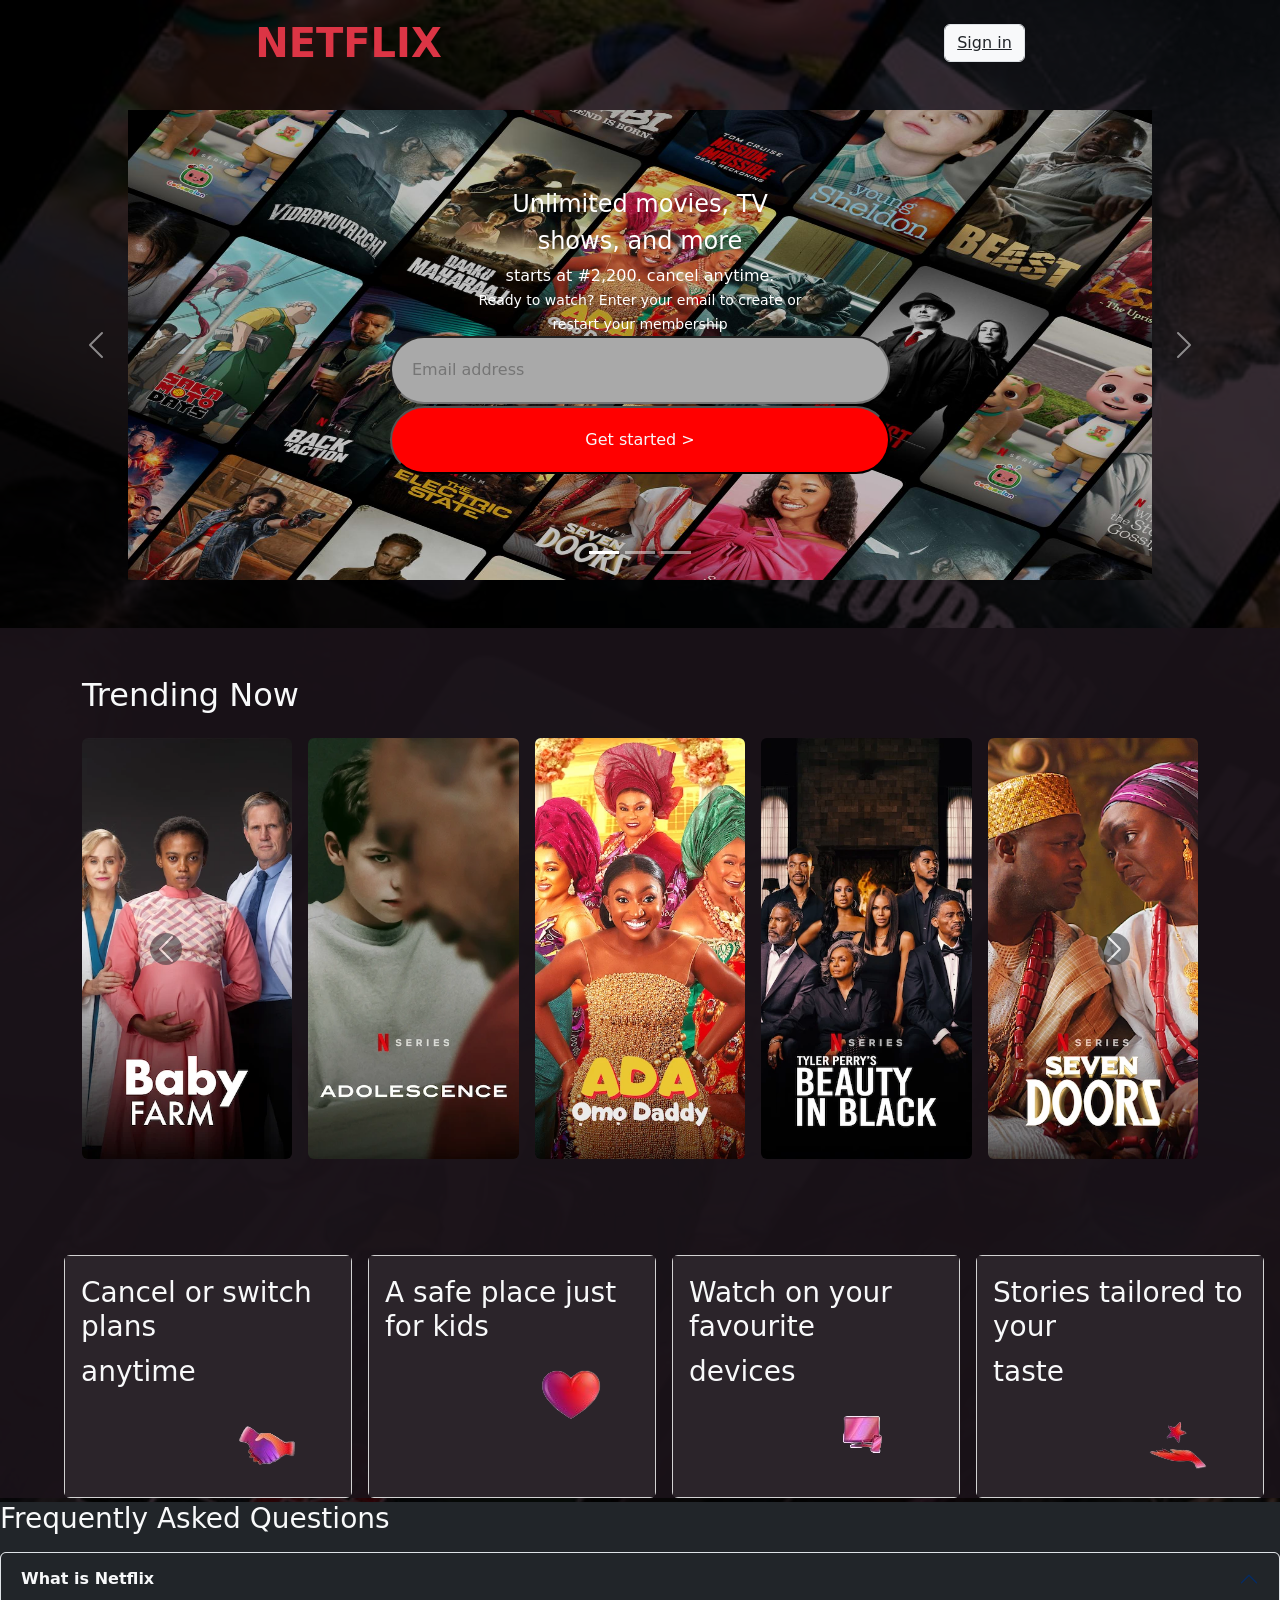
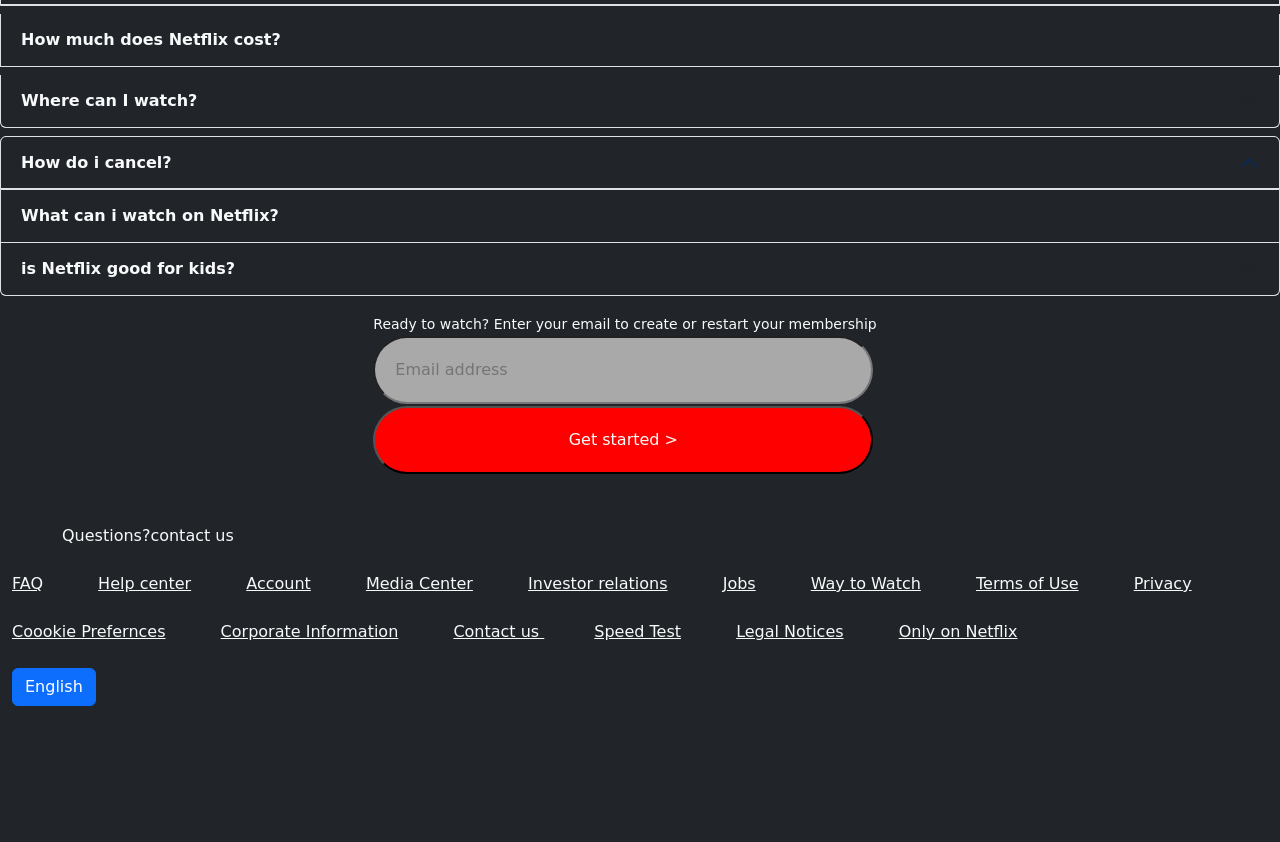
<file: index.html>
<!DOCTYPE html>
<html lang="en">
<head>
    <meta charset="UTF-8">
    <meta name="viewport" content="width=device-width, initial-scale=1.0">
    <title>Netflix</title>
    <link rel="stylesheet" href="netflix.css">
    <link href="https://cdn.jsdelivr.net/npm/bootstrap@5.3.3/dist/css/bootstrap.min.css" rel="stylesheet" integrity="sha384-QWTKZyjpPEjISv5WaRU9OFeRpok6YctnYmDr5pNlyT2bRjXh0JMhjY6hW+ALEwIH" crossorigin="anonymous">
<script src="https://cdn.jsdelivr.net/npm/bootstrap@5.3.3/dist/js/bootstrap.bundle.min.js" integrity="sha384-YvpcrYf0tY3lHB60NNkmXc5s9fDVZLESaAA55NDzOxhy9GkcIdslK1eN7N6jIeHz" crossorigin="anonymous"></script>

</head>
<body class="body text-light">

  <section class=" mb-5" >
    <div>
      <div class=" mb-4 " id="nav">
        <nav class="navbar">
          <div class="container-fluid  d-flex justify-content-around p-none mt-0">
            <a class="navbar-brand text-danger fw-bolder fs-1 ">NETFLIX</a>
            <form class="d-flex" role="search" >
              <a href="index1.html" class="bg-light text-dark form-control" >
                Sign in
              </a>
               </form>
          </div>
        </nav>
      </div>

      <div id="carouselExampleCaptions" class="carousel slide">
        <div class="carousel-indicators">
          <button type="button" data-bs-target="#carouselExampleCaptions" data-bs-slide-to="0" class="active" aria-current="true" aria-label="Slide 1"></button>
          <button type="button" data-bs-target="#carouselExampleCaptions" data-bs-slide-to="1" aria-label="Slide 2"></button>
          <button type="button" data-bs-target="#carouselExampleCaptions" data-bs-slide-to="2" aria-label="Slide 3"></button>
        </div>
        <div class="carousel-inner">
          <div class="carousel-item active">
            <img src="first_image.jpg" class="d-block mx-auto" alt="..." height="470px" width="80%">
            <div class="carousel-caption d-none d-md-block">
              <h5 class="">
                <h4>Unlimited movies, TV</h4>
                <h4>shows, and more</h4>
                <span>starts at #2,200. cancel anytime.</span> <br>
                <small>Ready to watch? Enter your email to create or</small> <br>
                <small>restart your membership</small> <br>
                <input type="email" class="email" placeholder="Email address" > <br>
                </h5>
              <p><button class="button text-light"> Get started ></button></p>
            </div>
          </div>
          <div class="carousel-item">
            <img src="ada omo daddy gangan.jpg" class="d-block mx-auto" alt="..." height="470px" width="80%">
            <div class="carousel-caption d-none d-md-block">
              <h5>
                <span>2023 . 13+ . Dramas</span> <br>
              <small>Ready to watch? Enter your email to create or</small> <br>
              <small>restart your membership</small> <br>
                <small>Ready to watch? Enter your email to create or</small> <br>
                <small>restart your membership</small> <br>
                <input type="email" class="email" placeholder="Email address" > <br>
              </h5>
              <p><button class="button text-light"> Get started ></button></p>
            </div>
          </div>
          <div class="carousel-item">
            <img src="baby farm gangan.jpg" class="d-block mx-auto" alt="..." height="470px" width="80%">
            <div class="carousel-caption d-none d-md-block">
              <h5> <span>2025 . 18+ . Dramas</span> <br>
                <small>Ready to watch? Enter your email to create or</small> <br>
                <small>restart your membership</small> <br>
                <small>restart your membership</small> <br>
                <input type="email" class="email" placeholder="Email address" > <br></h5>
              <p><button class="button text-light"> Get started ></button></p>
            </div>
          </div>
        </div>
        <button class="carousel-control-prev" type="button" data-bs-target="#carouselExampleCaptions" data-bs-slide="prev">
          <span class="carousel-control-prev-icon" aria-hidden="true"></span>
          <span class="visually-hidden">Previous</span>
        </button>
        <button class="carousel-control-next" type="button" data-bs-target="#carouselExampleCaptions" data-bs-slide="next">
          <span class="carousel-control-next-icon" aria-hidden="true"></span>
          <span class="visually-hidden">Next</span>
        </button>
      </div>
     

 </section>





  <section class="sec-2">
    <div class="container py-5">
      <h2 class="mb-4">Trending Now</h2>
      <div id="trendingCarousel" class="carousel slide" data-bs-ride="carousel">
        <div class="carousel-inner">
          <div class="carousel-item active">
            <div class="row g-3">
              <div class="col">  <img  src="baby farm.webp" class="img-fluid movie-img w-100 rounded" alt="Movie 1"></div>
              <div class="col"><img src="Adolesence.webp" class="img-fluid movie-img w-100 rounded" alt="Movie 2"></div>
              <div class="col"><img src="Ada omo daddy.webp" class="img-fluid movie-img w-100 rounded" alt="Movie 3"></div>
              <div class="col"><img src="Beauty in black.webp" class="img-fluid movie-img w-100 rounded" alt="Movie 4"></div>
              <div class="col"><img src="seven doors.webp" class="img-fluid movie-img w-100 rounded" alt="Movie 5"></div>
            </div>
          </div>
          <div class="carousel-item">
            <div class="row g-3">
              <div class="col"><img src="Black action.webp" class="img-fluid movie-img w-100 rounded" alt="Movie 6"></div>
              <div class="col"><img src="Counterattack.webp" class="img-fluid movie-img w-100 rounded" alt="Movie 7"></div>
              <div class="col"><img src="Demon city.webp" class="img-fluid movie-img w-100 rounded" alt="Movie 8"></div>
              <div class="col"><img src="electric state.webp" class="img-fluid movie-img w-100 rounded" alt="Movie 9"></div>
              <div class="col"><img src="prison break.webp" class="img-fluid movie-img w-100 rounded" alt="Movie 10"></div>
            </div>
          </div>
        </div>
        <button class="carousel-control-prev" type="button" data-bs-target="#trendingCarousel" data-bs-slide="prev">
          <span class="carousel-control-prev-icon bg-dark rounded-circle"></span>
        </button>
        <button class="carousel-control-next" type="button" data-bs-target="#trendingCarousel" data-bs-slide="next">
          <span class="carousel-control-next-icon bg-dark rounded-circle"></span>
        </button>
      </div>
    </div>


      


    <div class="d-flex mt-5 ms-5">

      <div class="card me-3 ms-3  export" style="width: 18rem;">
        <div class="card-body export">
          <h5 class="card-title"></h5>
          <h6 class="card-subtitle mb-2 text-light fs-3"> Cancel or switch plans</h6>
          <p class="card-text text-light fs-3"> anytime</p>
          <img src="./svgexport-4-removebg-preview.png" alt="" class=" just">
        </div>
      </div>


      <div class="card me-3 export" style="width: 18rem;">
        <div class="card-body export">
          <h5 class="card-title"></h5>
          <h6 class="card-subtitle mb-2 text-light fs-3"> A safe place just for kids </h6>
          <p class="card-text text-light fs-3"> </p>
          <img src="./svgexport-5-removebg-preview.png" alt="" class=" just">
        </div>
      </div>


      <div class="card me-3 export " style="width: 18rem;">
        <div class="card-body export">
          <h5 class="card-title"></h5>
          <h6 class="card-subtitle mb-2 text-light fs-3"> Watch on your favourite</h6>
          <p class="card-text text-light fs-3">devices </p>
          <img src="./svgexport-6-removebg-preview.png" alt="" class=" just">
          
        </div>
      </div>

      <div class="card me-3 export " style="width: 18rem;">
        <div class="card-body export">
          <h5 class="card-title"></h5>
          <h6 class="card-subtitle mb-2 text-light fs-3">Stories tailored to your</h6>
          <p class="card-text text-light fs-3"> taste</p>
          <img src="./svgexport-7-removebg-preview.png" alt="" class=" just">
        </div>
      </div>
    </div>
  </section>
  




  <section class="bg-dark mt-1">
    <div>
      <h3>Frequently Asked Questions</h3>
    </div>

    <div class="mt-3">
      <div class="accordion" id="accordionExample">
        <div class="accordion-item">
          <h2 class="accordion-header">
            <button class="accordion-button bg-dark text-light fw-bold" type="button" data-bs-toggle="collapse" data-bs-target="#collapseOne" aria-expanded="true" aria-controls="collapseOne">
              What is Netflix
            </button>
          </h2>
          <div id="collapseOne" class="accordion-collapse collapse " data-bs-parent="#accordionExample">
            <div class="accordion-body bg-dark text-light">
             <span>Netflix is a streaming service that offers a wide variety of award-winning TV shows, movies, anime, documentaries, and more on thousands of internet connected devices.</span> <br>

             <span>You can watch as much as you want, whenever you want without a single commercial- all for oone low monthly price.</span> <br>
             <span>There's always something new to discover and new TV shows and movies are added every week</span>
            </div>
          </div>
        </div>
        <div class="accordion-item mt-2">
          <h2 class="accordion-header">
            <button class="accordion-button collapsed bg-dark text-light fw-bold" type="button" data-bs-toggle="collapse" data-bs-target="#collapseTwo" aria-expanded="false" aria-controls="collapseTwo">
              How much does Netflix cost?
            </button>
          </h2>
          <div id="collapseTwo" class="accordion-collapse collapse" data-bs-parent="#accordionExample">
            <div class="accordion-body bg-dark text-light">
           <span>Watch Netflix on your smartphone, tablet, smart TV, Laptop, or streaming device, all for one fixed monthly fee. Plans range from #2,200 to #7,000 a month. No extra costs, no contracts.</span>
            </div>
          </div>
        </div>
        <div class="accordion-item mt-2">
          <h2 class="accordion-header">
            <button class="accordion-button collapsed bg-dark text-light fw-bold" type="button" data-bs-toggle="collapse" data-bs-target="#collapseThree" aria-expanded="false" aria-controls="collapseThree">
              Where can I watch?
            </button>
          </h2>
          <div id="collapseThree" class="accordion-collapse collapse" data-bs-parent="#accordionExample">
            <div class="accordion-body bg-dark text-light">
             <span>Watch anywhere, anytime. sign in with your Netflix account to watch instantly on the web at netflix.com from yoour personal computer or any internet-connected device that offers the Netflix app, including smart TVs, smartphones, tablets, streaming media players and game consoles.</span> <br>
             <span>You can also download your favorite shows with the IOS and Andriod app. Use downloads to watch while you are on the go and without an internet connection.  Take Netflix with you anywhere.</span>
            </div>
          </div>
        </div>
      </div>
   </div>
  
    </div>


 <div>
  <div class="accordion mt-2" id="accordionExample">
    <div class="accordion-item">
      <h2 class="accordion-header">
        <button class="accordion-button bg-dark text-light fw-bold" type="button" data-bs-toggle="collapse" data-bs-target="#collapseFour" aria-expanded="true" aria-controls="collapseFour">
          How do i cancel?
        </button>
      </h2>
      <div id="collapseFour" class="accordion-collapse collapse " data-bs-parent="#accordionExample">
        <div class="accordion-body bg-dark text-light">
          <span>Netflix is flexible. There are no pesky contracts and no commitments. You can easily cancel your account online in two clicks. There are no cancellation fees-start or stop your account anytime.</span>
        </div>
      </div>
    </div>
    <div class="accordion-item">
      <h2 class="accordion-header">
        <button class="accordion-button collapsed bg-dark text-light fw-bold" type="button" data-bs-toggle="collapse" data-bs-target="#collapseFive" aria-expanded="false" aria-controls="collapseFive">
          What can i watch on Netflix?
        </button>
      </h2>
      <div id="collapseFive" class="accordion-collapse collapse" data-bs-parent="#accordionExample">
        <div class="accordion-body bg-dark text-light">
       <span>Netflix has an extensive library of feature films, documentaries, TV shows, anime, Award-winning Netflix originals, and more.</span> <br>
       <span>Watch as much as you want, anytime you want.</span>
        </div>
      </div>
    </div>
    <div class="accordion-item">
      <h2 class="accordion-header">
        <button class="accordion-button collapsed bg-dark text-light fw-bold" type="button" data-bs-toggle="collapse" data-bs-target="#collapseSix" aria-expanded="false" aria-controls="collapseSix">
          is Netflix good for kids?
        </button>
      </h2>
      <div id="collapseSix" class="accordion-collapse collapse" data-bs-parent="#accordionExample">
        <div class="accordion-body bg-dark text-light">
         <span>The Netflix kids experience is included in your membership to giv parents control while kids enjoy family-friendly TV shows and movies in their own space</span> <br>
         <span>Kids profiles come with PIN-protected parental controlsthat let you restrict the maturity ratings of content kids can watch and block specific titles you don't want kids to see</span>
        </div>
      </div>
    </div>
  </div>
  
 </div>


      <div class="mx-auto d-block col-5 mt-3">
        <small>Ready to watch? Enter your email to create or</small> 
        <small>restart your membership</small> <br>

        <input type="email" class="email" placeholder="Email address" > <br>
        <button class="button text-light"> Get started ></button>
      </div>
  </section>

  
  <section class="mt-0 bg-dark">
    <div class="container-fluid text-secondary">
        <span class="text-light" id="us">Questions?contact us</span> <br> <br>
        <a href="" class="text-light faq " >FAQ</a>
        <a href="" class="text-light faq " >Help center</a>
        <a href="" class="text-light faq" >Account</a>
        <a href="" class="text-light faq" >Media Center</a> 
        <a href="" class="text-light faq " >Investor relations</a>
        <a href="" class="text-light faq " >Jobs</a>
        <a href="" class="text-light faq" > Way to Watch</a>
        <a href="" class="text-light faq" > Terms of Use</a>
        <a href="" class="text-light faq" >Privacy</a> <br> <br>
        <a href="" class="text-light faq" >Coookie Prefernces</a>
        <a href="" class="text-light faq " >Corporate Information</a>
        <a href="" class="text-light faq">Contact us </a>
        <a href="" class="text-light faq" >Speed Test</a>
        <a href="" class="text-light faq" >Legal Notices</a>
        <a href="onlyonnetflix.html" class="text-light faq" >Only on Netflix</a> <br> <br> 


        <p>
          <button class="btn btn-primary" type="button" data-bs-toggle="collapse" data-bs-target="#collapseWidthExample" aria-expanded="false" aria-controls="collapseWidthExample">
            English
          </button>
        </p>
        <div style="min-height: 120px;">
          <div class="collapse collapse-horizontal" id="collapseWidthExample">
            <div class="card card-body" style="width: 300px;">
              English
            </div>
          </div>
        </div>
         
    </div>
   </section>
</body>
</html>
</file>
<file: netflix.css>
.body_1{
  background-image: url(./first_image.jpg);
    background-size: cover; 
     background-blend-mode: overlay; 
    background-color:rgba(0, 0, 0, 0.5) ; 
    display: block;
}
  .body {
    background-image: url(./first_image.jpg);
    background-size: cover; 
     background-blend-mode: overlay; 
    background-color: rgba(27, 19, 25, 0.925); 
    display: block;
   }

  #sign{
    background-color: rgba(0, 0, 0, 0.5);
    width: 50%;
    margin-left: 400px;
    padding: 90px 60px;    
  }


    #us{
    margin-left: 50px;
    margin-bottom: 50px;
  
  }  

  #contact{
    width: 100%;
    height: 300px;
    margin-top: -50px;
    background-color: rgba(0, 0, 0, 0.9);
    padding-top: 150px;
    padding-left: 100px;
  }
#faq{
  margin: 90px;
}
  .faq{
    margin-right: 50px;
  }
  #info{
    margin-left: -50px;
  }
* {
  margin: 0;
  padding: 0;
  box-sizing: border-box;
}
.back{
  background-image: url(./NG-en-20250317-TRIFECTA-perspective_64fb119d-c605-4013-9dcd-87cfd6ecddfe_large.jpg);
  background-size: contain;
  background-repeat: no-repeat;
   background-blend-mode: overlay; 
  background-color: rgba(0, 0, 0, 0.4);
  background-position: center;

  
}
.daddy{
  background-image: url(./ada\ omo\ daddy\ gangan.jpg);
  background-size: contain;
  background-repeat: no-repeat;
  background-blend-mode: overlay; 
  background-color: rgba(0, 0, 0, 0.4);
  background-position: center;
  
  }

  .farm{
    background-image: url(./baby\ farm\ gangan.jpg);
    background-size: contain;
    background-repeat: no-repeat;
    background-blend-mode: overlay; 
    background-color: rgba(0, 0, 0, 0.4);
  background-position: center;
 

  }
  .button{
    border-radius:50px;
    background-color: red;
    width: 500px;
    margin-bottom: 50px;
    padding: 20px;
  }
  .email{
    border-radius:50px ;
    background-color: darkgrey;
    width:500px;
    margin-bottom: 2px;
    padding: 20px;
  }
  .sec-2{
 background-color: rgba(27, 19, 25, 0.925);
    
  }
   .images{
    height: 300px;
    border:  #000;
    border-radius: 20px;
    font-size: 50px ;
  
  }
  .plans{
    border: rgb(45,43,40);
    border-radius: 20px;
  }
  .export{
    background-color:rgba(27, 19, 25, 0.925);
  }
  .just{
    margin-left: 150px;
  }
  .what{
    padding: 50px;
    border: solid gray;
    width: 1000px;
    margin-left: 200px;
    height: 40px;
    margin-bottom: 5px;
    border-radius: 20px;

  }
  .movie-img {
    height: 220px;
    object-fit: cover;
    border-radius: 12px;
    transition: transform 0.3s ease;
  }
  .movie-img:hover {
    transform: scale(1.05);
  }
</file>
